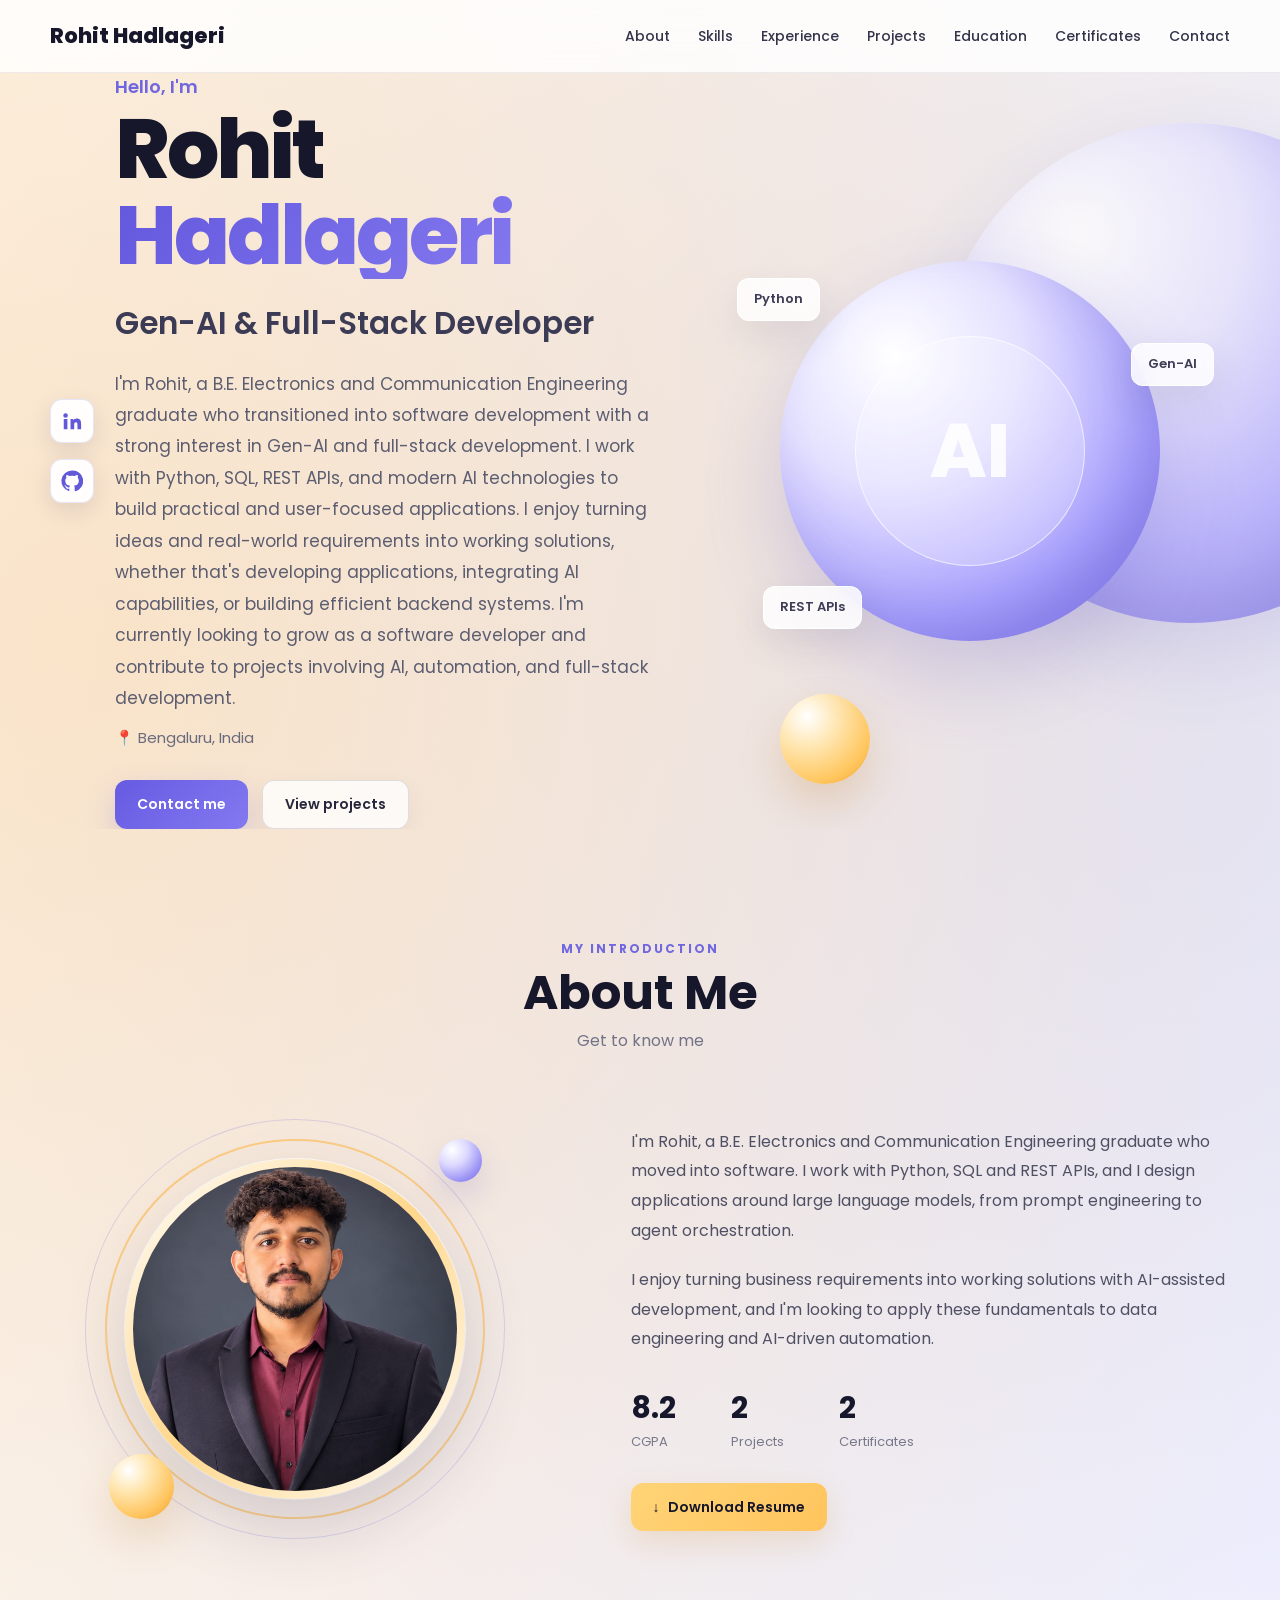
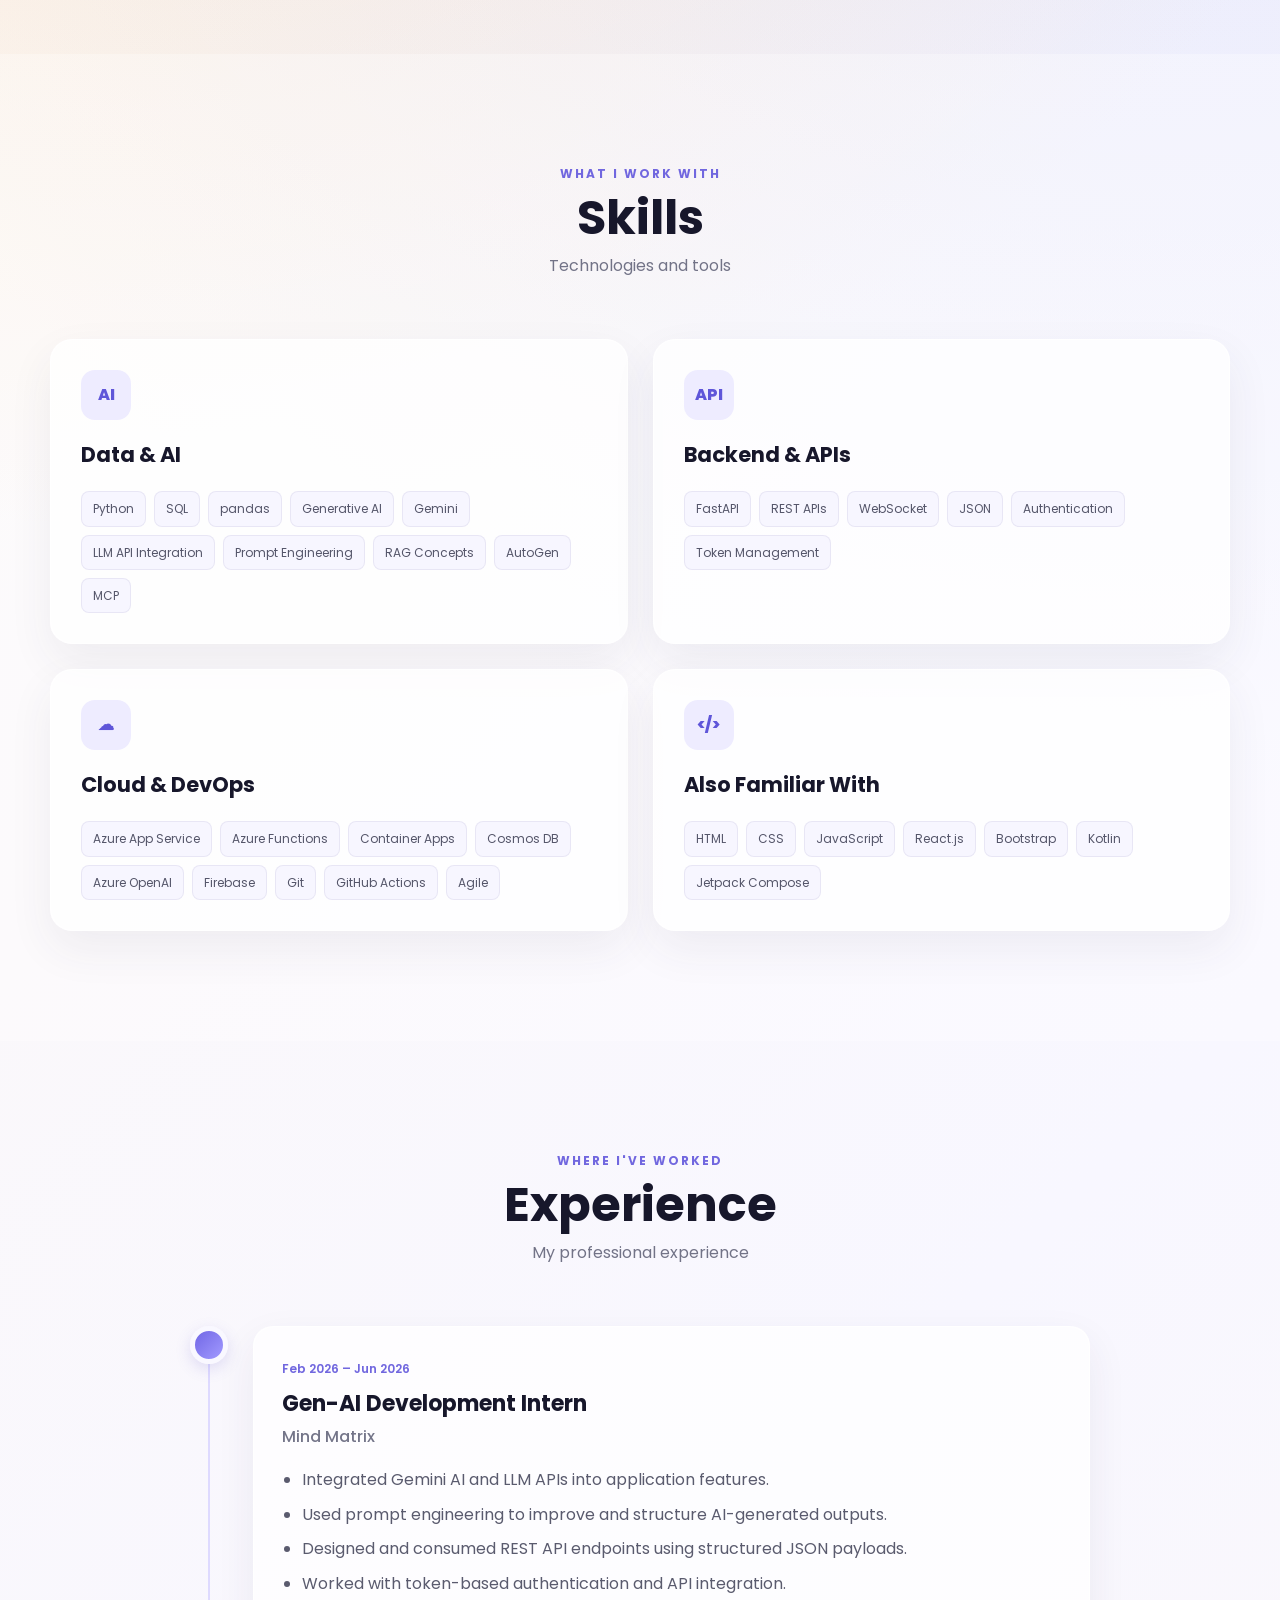
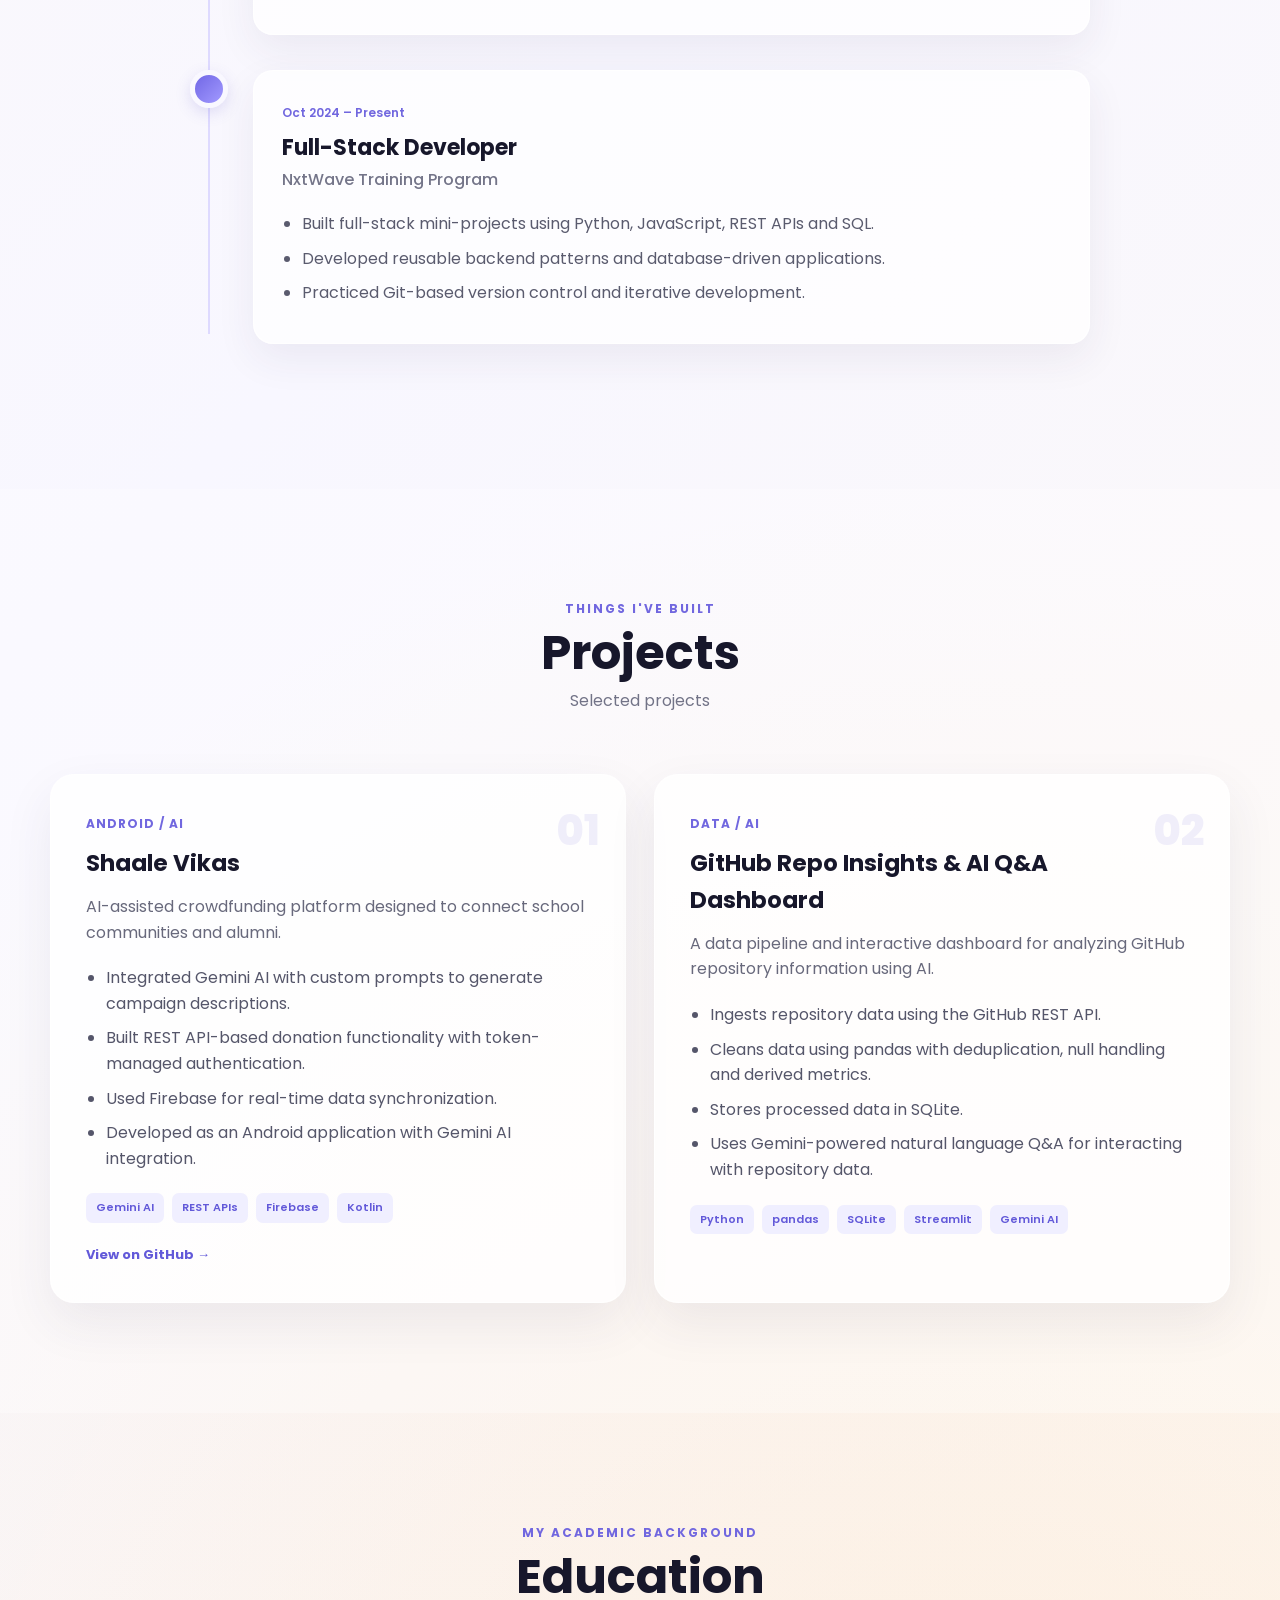
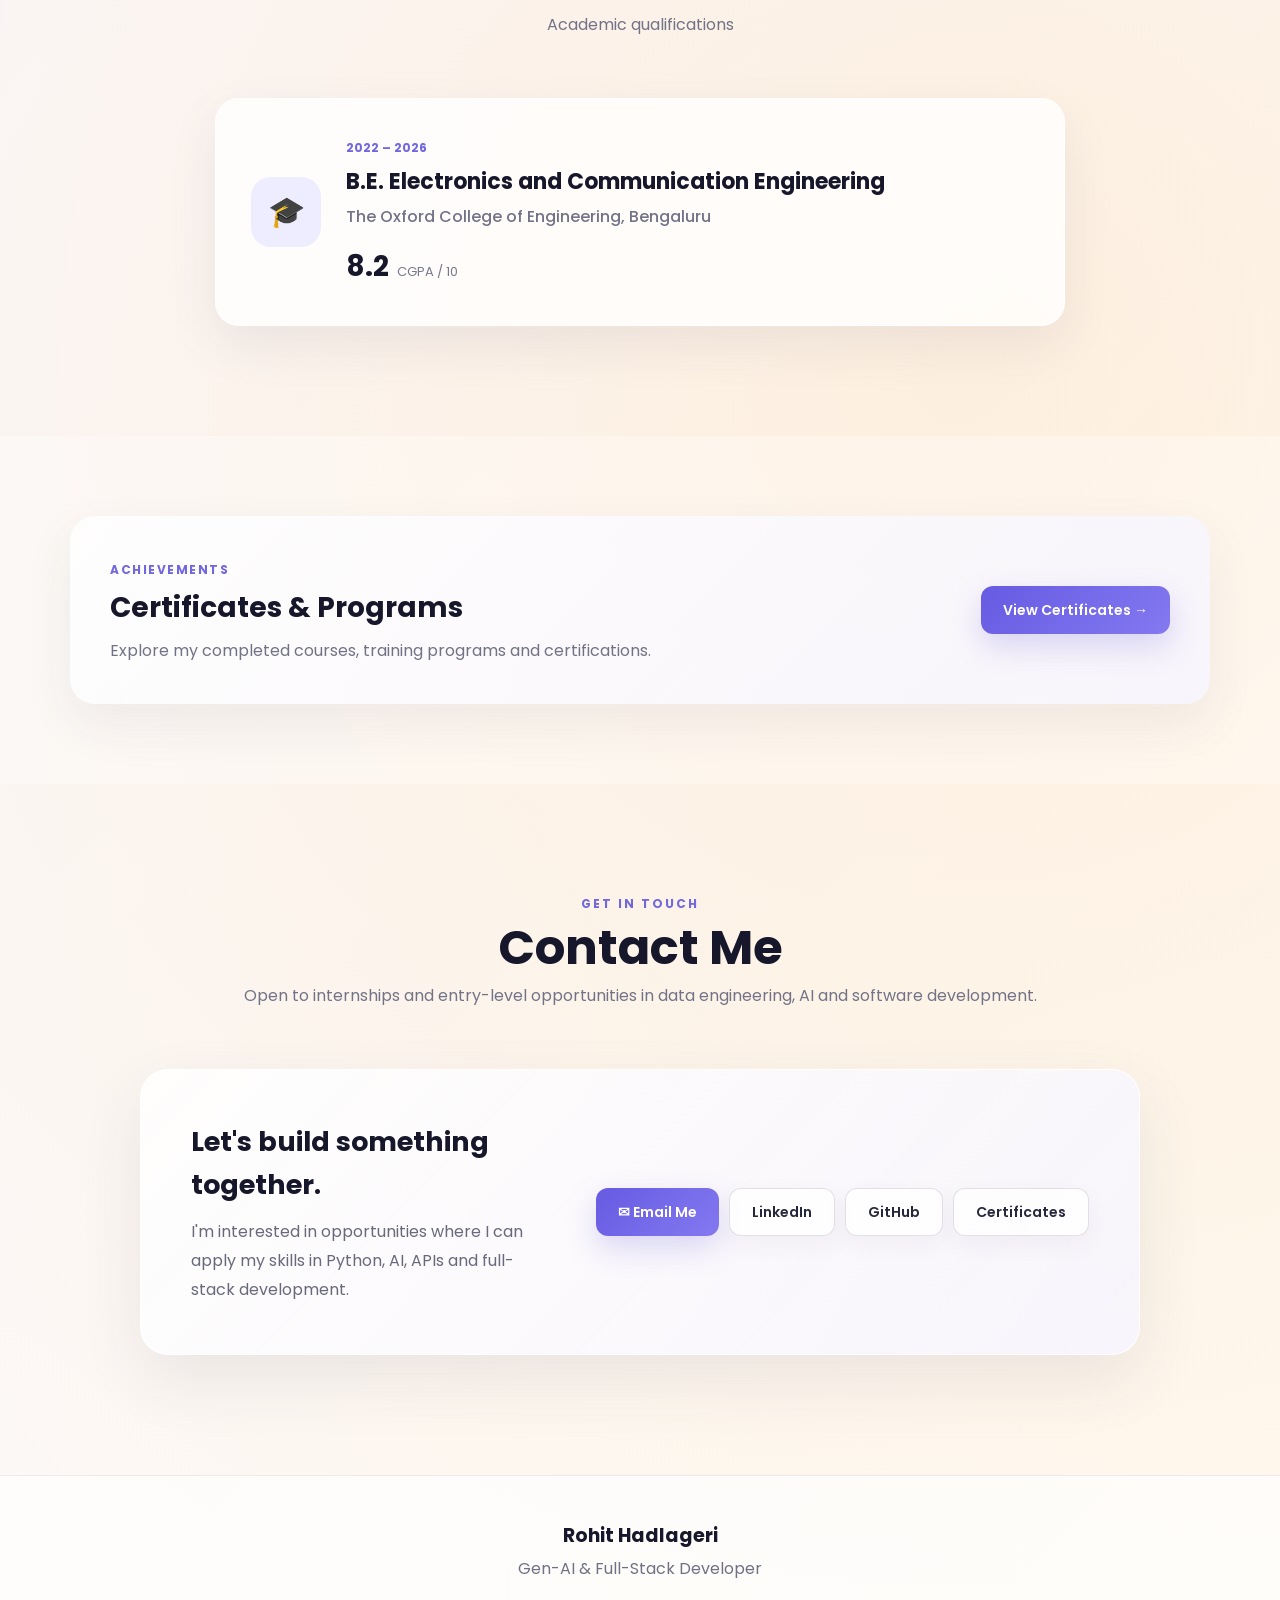
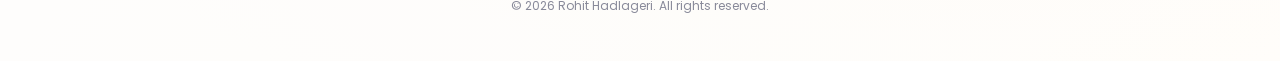
<file: index.html>
<!DOCTYPE html>
<html lang="en">

<head>

    <meta charset="UTF-8">

    <meta
        name="viewport"
        content="width=device-width, initial-scale=1.0"
    >

    <meta
        name="description"
        content="Portfolio of Rohit Hadlageri - Gen-AI and Full-Stack Developer"
    >

    <meta
        name="author"
        content="Rohit Hadlageri"
    >

    <title>
        Rohit Hadlageri | Gen-AI & Full-Stack Developer
    </title>


    <!-- Google Font -->

    <link
        href="https://fonts.googleapis.com/css2?family=Poppins:wght@400;500;600;700;800&display=swap"
        rel="stylesheet"
    >


    <!-- CSS -->

    <link
        rel="stylesheet"
        href="style.css"
    >

</head>


<body>


<!-- =====================================================
     NAVIGATION
     ===================================================== -->

<header class="top">

    <div class="nav-container">

        <a
            href="#home"
            class="logo"
        >
            Rohit Hadlageri
        </a>


        <nav aria-label="Main navigation">

            <a href="#about">About</a>

            <a href="#skills">Skills</a>

            <a href="#experience">Experience</a>

            <a href="#projects">Projects</a>

            <a href="#education">Education</a>

            <a href="certificates.html">
                Certificates
            </a>

            <a href="#contact">Contact</a>

        </nav>

    </div>

</header>



<!-- =====================================================
     MAIN
     ===================================================== -->

<main>


<!-- =====================================================
     HERO SECTION
     ===================================================== -->

<section
    id="home"
    class="hero"
>

    <div class="hero-container">


        <!-- Social links -->

        <div class="social-links">

            <!-- LinkedIn -->

            <a
                data-link="linkedin"
                href="#"
                target="_blank"
                rel="noopener noreferrer"
                aria-label="LinkedIn"
                title="LinkedIn"
            >

                <svg
                    viewBox="0 0 24 24"
                    aria-hidden="true"
                >

                    <path
                        d="M4.98 3.5a2.5 2.5 0 11-.01 5 2.5 2.5 0 01.01-5zM3 9.75h4V21H3V9.75zm6.5 0h3.83v1.54h.05c.53-1 1.84-2.05 3.78-2.05 4.04 0 4.79 2.66 4.79 6.12V21h-4v-4.95c0-1.18-.02-2.7-1.65-2.7-1.65 0-1.9 1.29-1.9 2.62V21h-4V9.75z"
                    />

                </svg>

            </a>


            <!-- GitHub -->

            <a
                data-link="github"
                href="#"
                target="_blank"
                rel="noopener noreferrer"
                aria-label="GitHub"
                title="GitHub"
            >

                <svg
                    viewBox="0 0 24 24"
                    aria-hidden="true"
                >

                    <path
                        d="M12 .5a11.5 11.5 0 00-3.64 22.41c.58.1.79-.25.79-.56v-2c-3.2.7-3.87-1.36-3.87-1.36-.52-1.33-1.28-1.68-1.28-1.68-1.04-.71.08-.7.08-.7 1.15.08 1.76 1.19 1.76 1.19 1.03 1.76 2.7 1.25 3.36.96.1-.75.4-1.25.73-1.54-2.55-.29-5.24-1.28-5.24-5.69 0-1.26.45-2.29 1.19-3.1-.12-.29-.52-1.47.11-3.06 0 0 .97-.31 3.18 1.18a11 11 0 015.78 0c2.2-1.49 3.17-1.18 3.17-1.18.63 1.59.23 2.77.11 3.06.74.81 1.19 1.84 1.19 3.1 0 4.42-2.69 5.39-5.25 5.68.41.36.78 1.06.78 2.14v3.17c0 .31.21.67.8.56A11.5 11.5 0 0012 .5z"
                    />

                </svg>

            </a>

        </div>



        <!-- Hero content -->

        <div class="hero-content">

            <p class="hero-small">
                Hello, I'm
            </p>


            <h1>
                Rohit
                <span>Hadlageri</span>
            </h1>


            <h2>
                Gen-AI & Full-Stack Developer
            </h2>


            <p class="hero-description">

                I'm Rohit, a B.E. Electronics and Communication Engineering graduate who transitioned into software development with a strong interest in Gen-AI and full-stack development. I work with Python, SQL, REST APIs, and modern AI technologies to build practical and user-focused applications.

I enjoy turning ideas and real-world requirements into working solutions, whether that's developing applications, integrating AI capabilities, or building efficient backend systems. I'm currently looking to grow as a software developer and contribute to projects involving AI, automation, and full-stack development.
            </p>


            <p class="hero-location">

                📍 Bengaluru, India

            </p>


            <div class="hero-buttons">

                <a
                    href="#contact"
                    class="btn primary-btn"
                >
                    Contact me
                </a>


                <a
                    href="#projects"
                    class="btn secondary-btn"
                >
                    View projects
                </a>

            </div>

        </div>



        <!-- Hero visual -->

        <div class="hero-visual">

            <div class="hero-circle">

                <div class="hero-circle-inner">

                    <span>
                        AI
                    </span>

                </div>

            </div>


            <div class="floating-card card-python">
                Python
            </div>

            <div class="floating-card card-ai">
                Gen-AI
            </div>

            <div class="floating-card card-api">
                REST APIs
            </div>

        </div>

    </div>

</section>



<!-- =====================================================
     ABOUT SECTION
     ===================================================== -->

<section
    id="about"
    class="section"
>

    <div class="section-title">

        <span>
            MY INTRODUCTION
        </span>

        <h2>
            About Me
        </h2>

        <p>
            Get to know me
        </p>

    </div>


    <div class="about-container">


        <!-- Profile photo -->

        <div class="about-photo-area">

            <div class="photo-orb orange-orb"></div>

            <div class="photo-orb purple-orb"></div>


            <div class="photo-ring ring-one"></div>

            <div class="photo-ring ring-two"></div>


            <div class="profile-photo">

                <img
                    src="assets/linkedin pf.jpeg"
                    alt="Rohit Hadlageri"
                >

            </div>

        </div>



        <!-- About content -->

        <div class="about-content">

            <p>

                I'm Rohit, a B.E. Electronics and Communication
                Engineering graduate who moved into software.
                I work with Python, SQL and REST APIs, and I design
                applications around large language models, from
                prompt engineering to agent orchestration.

            </p>


            <p>

                I enjoy turning business requirements into working
                solutions with AI-assisted development, and I'm
                looking to apply these fundamentals to data
                engineering and AI-driven automation.

            </p>


            <!-- Statistics -->

            <div class="stats">

                <div class="stat">

                    <strong>
                        8.2
                    </strong>

                    <span>
                        CGPA
                    </span>

                </div>


                <div class="stat">

                    <strong>
                        2
                    </strong>

                    <span>
                        Projects
                    </span>

                </div>


                <div class="stat">

                    <strong>
                        2
                    </strong>

                    <span>
                        Certificates
                    </span>

                </div>

            </div>


            <!-- Resume -->

            <a
                class="btn resume-btn"
                data-link="resume"
                download
            >

                <span>
                    ↓
                </span>

                Download Resume

            </a>

        </div>

    </div>

</section>



<!-- =====================================================
     SKILLS SECTION
     ===================================================== -->

<section
    id="skills"
    class="section section-soft"
>

    <div class="section-title">

        <span>
            WHAT I WORK WITH
        </span>

        <h2>
            Skills
        </h2>

        <p>
            Technologies and tools
        </p>

    </div>


    <div class="cards-grid">


        <!-- Data & AI -->

        <article class="skill-card">

            <div class="card-icon">
                AI
            </div>

            <h3>
                Data & AI
            </h3>

            <div class="chips">

                <span>Python</span>

                <span>SQL</span>

                <span>pandas</span>

                <span>Generative AI</span>

                <span>Gemini</span>

                <span>LLM API Integration</span>

                <span>Prompt Engineering</span>

                <span>RAG Concepts</span>

                <span>AutoGen</span>

                <span>MCP</span>

            </div>

        </article>



        <!-- Backend -->

        <article class="skill-card">

            <div class="card-icon">
                API
            </div>

            <h3>
                Backend & APIs
            </h3>

            <div class="chips">

                <span>FastAPI</span>

                <span>REST APIs</span>

                <span>WebSocket</span>

                <span>JSON</span>

                <span>Authentication</span>

                <span>Token Management</span>

            </div>

        </article>



        <!-- Cloud -->

        <article class="skill-card">

            <div class="card-icon">
                ☁
            </div>

            <h3>
                Cloud & DevOps
            </h3>

            <div class="chips">

                <span>Azure App Service</span>

                <span>Azure Functions</span>

                <span>Container Apps</span>

                <span>Cosmos DB</span>

                <span>Azure OpenAI</span>

                <span>Firebase</span>

                <span>Git</span>

                <span>GitHub Actions</span>

                <span>Agile</span>

            </div>

        </article>



        <!-- Other -->

        <article class="skill-card">

            <div class="card-icon">
                &lt;/&gt;
            </div>

            <h3>
                Also Familiar With
            </h3>

            <div class="chips">

                <span>HTML</span>

                <span>CSS</span>

                <span>JavaScript</span>

                <span>React.js</span>

                <span>Bootstrap</span>

                <span>Kotlin</span>

                <span>Jetpack Compose</span>

            </div>

        </article>

    </div>

</section>



<!-- =====================================================
     EXPERIENCE SECTION
     ===================================================== -->

<section
    id="experience"
    class="section"
>

    <div class="section-title">

        <span>
            WHERE I'VE WORKED
        </span>

        <h2>
            Experience
        </h2>

        <p>
            My professional experience
        </p>

    </div>


    <div class="timeline">


        <!-- Mind Matrix -->

        <article class="experience-card">

            <div class="experience-dot"></div>

            <div class="experience-content">

                <span class="experience-date">
                    Feb 2026 – Jun 2026
                </span>

                <h3>
                    Gen-AI Development Intern
                </h3>

                <h4>
                    Mind Matrix
                </h4>


                <ul>

                    <li>
                        Integrated Gemini AI and LLM APIs into
                        application features.
                    </li>

                    <li>
                        Used prompt engineering to improve and
                        structure AI-generated outputs.
                    </li>

                    <li>
                        Designed and consumed REST API endpoints
                        using structured JSON payloads.
                    </li>

                    <li>
                        Worked with token-based authentication
                        and API integration.
                    </li>

                </ul>

            </div>

        </article>



        <!-- NxtWave -->

        <article class="experience-card">

            <div class="experience-dot"></div>

            <div class="experience-content">

                <span class="experience-date">
                    Oct 2024 – Present
                </span>

                <h3>
                    Full-Stack Developer
                </h3>

                <h4>
                    NxtWave Training Program
                </h4>


                <ul>

                    <li>
                        Built full-stack mini-projects using
                        Python, JavaScript, REST APIs and SQL.
                    </li>

                    <li>
                        Developed reusable backend patterns and
                        database-driven applications.
                    </li>

                    <li>
                        Practiced Git-based version control and
                        iterative development.
                    </li>

                </ul>

            </div>

        </article>

    </div>

</section>



<!-- =====================================================
     PROJECTS SECTION
     ===================================================== -->

<section
    id="projects"
    class="section section-soft"
>

    <div class="section-title">

        <span>
            THINGS I'VE BUILT
        </span>

        <h2>
            Projects
        </h2>

        <p>
            Selected projects
        </p>

    </div>


    <div class="projects-grid">


        <!-- Shaale Vikas -->

        <article class="project-card">

            <div class="project-number">
                01
            </div>

            <span class="project-type">
                Android / AI
            </span>

            <h3>
                Shaale Vikas
            </h3>

            <p>

                AI-assisted crowdfunding platform designed to
                connect school communities and alumni.

            </p>


            <ul>

                <li>
                    Integrated Gemini AI with custom prompts to
                    generate campaign descriptions.
                </li>

                <li>
                    Built REST API-based donation functionality
                    with token-managed authentication.
                </li>

                <li>
                    Used Firebase for real-time data synchronization.
                </li>

                <li>
                    Developed as an Android application with
                    Gemini AI integration.
                </li>

            </ul>


            <div class="project-tags">

                <span>Gemini AI</span>

                <span>REST APIs</span>

                <span>Firebase</span>

                <span>Kotlin</span>

            </div>


            <a
                data-link="shaale"
                href="#"
                class="project-link"
            >
                View on GitHub →
            </a>

        </article>



        <!-- GitHub Insights -->

        <article class="project-card">

            <div class="project-number">
                02
            </div>

            <span class="project-type">
                Data / AI
            </span>

            <h3>
                GitHub Repo Insights & AI Q&A Dashboard
            </h3>

            <p>

                A data pipeline and interactive dashboard for
                analyzing GitHub repository information using AI.

            </p>


            <ul>

                <li>
                    Ingests repository data using the GitHub REST API.
                </li>

                <li>
                    Cleans data using pandas with deduplication,
                    null handling and derived metrics.
                </li>

                <li>
                    Stores processed data in SQLite.
                </li>

                <li>
                    Uses Gemini-powered natural language Q&A
                    for interacting with repository data.
                </li>

            </ul>


            <div class="project-tags">

                <span>Python</span>

                <span>pandas</span>

                <span>SQLite</span>

                <span>Streamlit</span>

                <span>Gemini AI</span>

            </div>


            <a
                data-link="insights"
                href="#"
                class="project-link"
            >
                View on GitHub →
            </a>

        </article>

    </div>

</section>



<!-- =====================================================
     EDUCATION SECTION
     ===================================================== -->

<section
    id="education"
    class="section"
>

    <div class="section-title">

        <span>
            MY ACADEMIC BACKGROUND
        </span>

        <h2>
            Education
        </h2>

        <p>
            Academic qualifications
        </p>

    </div>


    <div class="education-card">

        <div class="education-icon">
            🎓
        </div>


        <div>

            <span class="education-year">
                2022 – 2026
            </span>

            <h3>
                B.E. Electronics and Communication Engineering
            </h3>

            <h4>
                The Oxford College of Engineering, Bengaluru
            </h4>

            <div class="education-cgpa">

                <strong>
                    8.2
                </strong>

                <span>
                    CGPA / 10
                </span>

            </div>

        </div>

    </div>

</section>



<!-- =====================================================
     CERTIFICATES PREVIEW
     ===================================================== -->

<section
    class="certificate-preview section-soft"
>

    <div class="certificate-preview-inner">

        <div>

            <span>
                ACHIEVEMENTS
            </span>

            <h2>
                Certificates & Programs
            </h2>

            <p>
                Explore my completed courses, training programs
                and certifications.
            </p>

        </div>


        <a
            href="certificates.html"
            class="btn primary-btn"
        >
            View Certificates →
        </a>

    </div>

</section>



<!-- =====================================================
     CONTACT SECTION
     ===================================================== -->

<section
    id="contact"
    class="section contact-section"
>

    <div class="section-title">

        <span>
            GET IN TOUCH
        </span>

        <h2>
            Contact Me
        </h2>

        <p>
            Open to internships and entry-level opportunities
            in data engineering, AI and software development.
        </p>

    </div>


    <div class="contact-card">


        <div class="contact-info">

            <h3>
                Let's build something together.
            </h3>

            <p>
                I'm interested in opportunities where I can apply
                my skills in Python, AI, APIs and full-stack
                development.
            </p>

        </div>


        <div class="contact-buttons">


            <a
                class="btn primary-btn"
                data-link="email"
            >
                ✉ Email Me
            </a>


            <a
                class="btn secondary-btn"
                data-link="linkedin"
            >
                LinkedIn
            </a>


            <a
                class="btn secondary-btn"
                data-link="github"
            >
                GitHub
            </a>


            <a
                href="certificates.html"
                class="btn secondary-btn"
            >
                Certificates
            </a>

        </div>

    </div>

</section>


</main>



<!-- =====================================================
     FOOTER
     ===================================================== -->

<footer>

    <div class="footer-content">

        <strong>
            Rohit Hadlageri
        </strong>

        <p>
            Gen-AI & Full-Stack Developer
        </p>

        <span>
            © <span class="yr"></span>
            Rohit Hadlageri. All rights reserved.
        </span>

    </div>

</footer>



<!-- =====================================================
     JAVASCRIPT
     ===================================================== -->

<script src="site.js"></script>


</body>

</html>
</file>
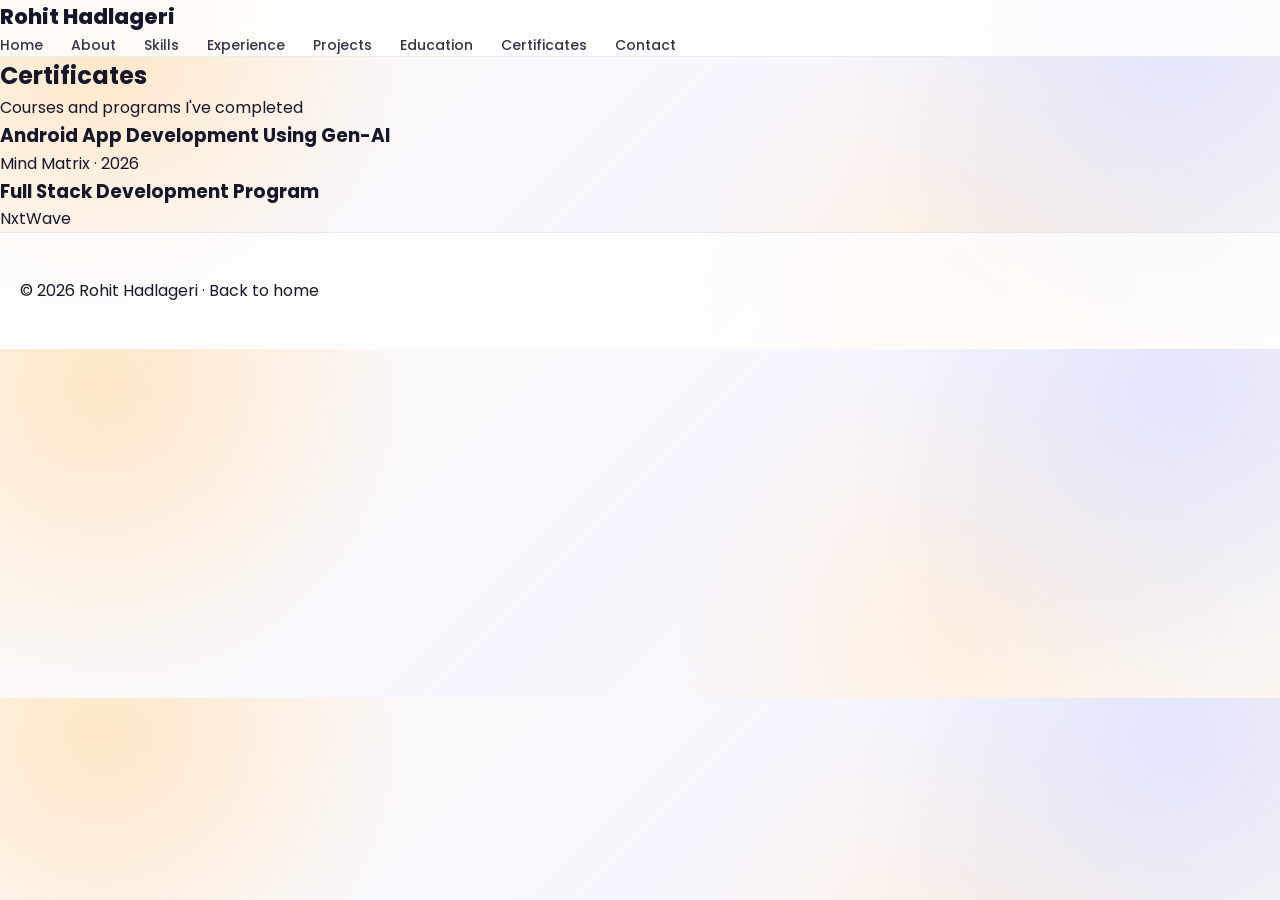
<file: certificates.html>
<!DOCTYPE html>
<html lang="en">

<head>
    <meta charset="UTF-8">
    <meta name="viewport" content="width=device-width, initial-scale=1.0">

    <title>Certificates | Rohit Hadlageri</title>

    <meta name="description"
        content="Certificates and professional training completed by Rohit Hadlageri.">

    <!-- Google Font -->
    <link
        href="https://fonts.googleapis.com/css2?family=Poppins:wght@400;500;600;700&display=swap"
        rel="stylesheet">

    <!-- Main CSS -->
    <link rel="stylesheet" href="style.css">
</head>

<body>

    <!-- ================= HEADER ================= -->

    <header class="top">
        <div class="wrap">

            <a class="logo" href="index.html">
                Rohit Hadlageri
            </a>

            <nav aria-label="Main Navigation">

                <a href="index.html">
                    Home
                </a>

                <a href="index.html#about">
                    About
                </a>

                <a href="index.html#skills">
                    Skills
                </a>

                <a href="index.html#experience">
                    Experience
                </a>

                <a href="index.html#projects">
                    Projects
                </a>

                <a href="index.html#education">
                    Education
                </a>

                <a href="certificates.html" aria-current="page">
                    Certificates
                </a>

                <a href="index.html#contact">
                    Contact
                </a>

            </nav>

        </div>
    </header>


    <!-- ================= MAIN ================= -->

    <main class="wrap">

        <!-- Page Title -->

        <div class="title">

            <h2>
                Certificates
            </h2>

            <p>
                Courses and programs I've completed
            </p>

        </div>


        <!-- Certificate Cards -->

        <section class="grid" id="certs">

            <!-- Certificates will be added here using JavaScript -->

        </section>


        <!-- Message if there are no certificates -->

        <p class="empty" id="none" hidden>
            No certificates available yet.
        </p>

    </main>


    <!-- ================= FOOTER ================= -->

    <footer>

        © <span class="yr"></span> Rohit Hadlageri
        ·
        <a href="index.html">
            Back to home
        </a>

    </footer>


    <!-- ================= CERTIFICATE DATA ================= -->

    <script>

        /*
        ==========================================================
        ADD YOUR CERTIFICATES HERE
        ==========================================================

        image:
        Put your certificate image inside an "assets" folder.

        Example:
        assets/mindmatrix-certificate.png

        link:
        Add the certificate verification URL if you have one.

        If you don't have an image or verification link yet,
        leave it as "".
        ==========================================================
        */

        const CERTS = [

            {
                title: "Android App Development Using Gen-AI",
                issuer: "Mind Matrix",
                date: "2026",
                image: "",
                link: ""
            },

            {
                title: "Full Stack Development Program",
                issuer: "NxtWave",
                date: "",
                image: "",
                link: ""
            }

        ];


        /* ================= CREATE CERTIFICATE CARDS ================= */

        const box = document.getElementById("certs");

        CERTS.forEach(certificate => {

            const card = document.createElement("article");

            card.className = "card";


            /* Certificate Title */

            const title = document.createElement("h3");

            title.textContent = certificate.title;

            card.appendChild(title);


            /* Issuer and Date */

            const meta = document.createElement("p");

            meta.className = "meta";

            meta.textContent =
                certificate.issuer +
                (certificate.date
                    ? " · " + certificate.date
                    : "");

            card.appendChild(meta);


            /* Certificate Image */

            if (certificate.image) {

                const image = document.createElement("img");

                image.src = certificate.image;

                image.alt =
                    "Certificate: " +
                    certificate.title;

                image.loading = "lazy";

                image.style.width = "100%";
                image.style.borderRadius = "10px";
                image.style.marginTop = "15px";
                image.style.border = "1px solid var(--line)";

                card.appendChild(image);
            }


            /* Verification Link */

            if (certificate.link) {

                const link = document.createElement("a");

                link.href = certificate.link;

                link.target = "_blank";

                link.rel = "noopener noreferrer";

                link.textContent =
                    "View / Verify Certificate";

                link.style.display = "inline-block";

                link.style.marginTop = "15px";

                card.appendChild(link);
            }


            /* Add card to page */

            box.appendChild(card);

        });


        /* ================= EMPTY STATE ================= */

        if (CERTS.length === 0) {

            document.getElementById("none").hidden = false;

        }


        /* ================= CURRENT YEAR ================= */

        document
            .querySelectorAll(".yr")
            .forEach(element => {

                element.textContent =
                    new Date().getFullYear();

            });

    </script>

</body>

</html>
</file>
<file: style.css>
/* =====================================================
   ROHIT HADLAGERI PORTFOLIO
   MODERN LIGHT + 3D DESIGN
   ===================================================== */


/* =====================================================
   RESET
   ===================================================== */

* {
    margin: 0;
    padding: 0;
    box-sizing: border-box;
}

html {
    scroll-behavior: smooth;
}

body {
    font-family: "Poppins", sans-serif;
    color: #17172b;
    line-height: 1.6;
    overflow-x: hidden;

    background:
        radial-gradient(
            circle at 8% 10%,
            rgba(255, 209, 145, 0.45),
            transparent 25%
        ),

        radial-gradient(
            circle at 92% 12%,
            rgba(190, 201, 255, 0.42),
            transparent 28%
        ),

        radial-gradient(
            circle at 75% 80%,
            rgba(255, 220, 174, 0.32),
            transparent 28%
        ),

        linear-gradient(
            135deg,
            #fffaf3 0%,
            #f8f7ff 50%,
            #fff9f0 100%
        );
}

a {
    color: inherit;
    text-decoration: none;
}

img {
    max-width: 100%;
}

ul {
    padding-left: 20px;
}


/* =====================================================
   NAVIGATION
   ===================================================== */

.top {
    position: sticky;
    top: 0;
    z-index: 1000;

    background:
        rgba(255, 255, 255, 0.82);

    backdrop-filter: blur(18px);
    -webkit-backdrop-filter: blur(18px);

    border-bottom:
        1px solid
        rgba(30, 30, 60, 0.08);
}

.nav-container {
    width: min(1180px, calc(100% - 40px));
    min-height: 72px;
    margin: auto;

    display: flex;
    align-items: center;
    justify-content: space-between;

    gap: 30px;
}

.logo {
    font-size: 21px;
    font-weight: 800;
    color: #17172b;
    white-space: nowrap;
}

nav {
    display: flex;
    align-items: center;
    gap: 28px;
}

nav a {
    font-size: 14px;
    font-weight: 500;
    color: #34344a;

    transition:
        color 0.25s ease,
        transform 0.25s ease;
}

nav a:hover {
    color: #6c61e8;
    transform: translateY(-2px);
}


/* =====================================================
   HERO SECTION
   ===================================================== */

.hero {
    min-height: 720px;
    position: relative;
    overflow: hidden;

    display: flex;
    align-items: center;
}

.hero-container {
    width: min(1180px, calc(100% - 40px));
    min-height: 650px;
    margin: auto;

    display: grid;

    grid-template-columns:
        minmax(0, 1fr)
        minmax(400px, 0.85fr);

    align-items: center;

    gap: 50px;

    position: relative;
}


/* =====================================================
   HERO BACKGROUND 3D SHAPES
   ===================================================== */

.hero::before {
    content: "";

    position: absolute;

    width: 500px;
    height: 500px;

    right: -160px;
    top: 50px;

    border-radius: 50%;

    background:
        radial-gradient(
            circle at 28% 22%,
            #ffffff 0%,
            #e5e2ff 30%,
            #aaa3ff 62%,
            #7569e8 100%
        );

    opacity: 0.72;

    box-shadow:
        0 35px 90px
        rgba(75, 65, 180, 0.20),

        inset -30px -30px 60px
        rgba(50, 40, 150, 0.18);
}

.hero::after {
    content: "";

    position: absolute;

    width: 90px;
    height: 90px;

    right: 32%;
    bottom: 45px;

    border-radius: 50%;

    background:
        radial-gradient(
            circle at 30% 25%,
            #ffffff,
            #ffe5ae 35%,
            #ffc65d 72%,
            #e99d30
        );

    box-shadow:
        0 20px 40px
        rgba(190, 125, 40, 0.22);
}


/* =====================================================
   HERO CONTENT
   ===================================================== */

.hero-content {
    position: relative;
    z-index: 5;

    /*
       Space reserved for LinkedIn and GitHub icons.
       This prevents the icons from overlapping the text.
    */
    padding-left: 65px;
}

.hero-small {
    font-size: 18px;
    font-weight: 600;

    color: #7067df;

    margin-bottom: 5px;
}

.hero h1 {
    font-size:
        clamp(48px, 7vw, 82px);

    line-height: 1.05;

    letter-spacing: -3px;

    font-weight: 800;

    color: #17172b;
}

.hero h1 span {
    display: block;

    background:
        linear-gradient(
            135deg,
            #6358dd,
            #8d82f4
        );

    -webkit-background-clip: text;
    background-clip: text;

    color: transparent;
}

.hero h2 {
    margin-top: 20px;

    font-size:
        clamp(22px, 3vw, 31px);

    font-weight: 600;

    color: #3b3b55;
}

.hero-description {
    max-width: 610px;

    margin-top: 20px;

    font-size: 17px;

    line-height: 1.85;

    color: #5c5d70;
}

.hero-location {
    margin-top: 12px;

    color: #696a7c;

    font-size: 15px;
}

.hero-buttons {
    display: flex;
    flex-wrap: wrap;

    gap: 14px;

    margin-top: 30px;
}


/* =====================================================
   BUTTONS
   ===================================================== */

.btn {
    display: inline-flex;

    align-items: center;
    justify-content: center;

    gap: 8px;

    min-height: 48px;

    padding:
        12px 22px;

    border-radius: 12px;

    font-family: inherit;

    font-size: 14px;

    font-weight: 600;

    cursor: pointer;

    transition:
        transform 0.25s ease,
        box-shadow 0.25s ease,
        background 0.25s ease;
}

.btn:hover {
    transform: translateY(-3px);
}

.primary-btn {
    color: white;

    background:
        linear-gradient(
            135deg,
            #665be2,
            #8479f0
        );

    box-shadow:
        0 12px 30px
        rgba(100, 90, 220, 0.22);
}

.primary-btn:hover {
    box-shadow:
        0 18px 38px
        rgba(100, 90, 220, 0.30);
}

.secondary-btn {
    color: #27273b;

    background:
        rgba(255, 255, 255, 0.78);

    border:
        1px solid
        rgba(60, 55, 90, 0.15);

    box-shadow:
        0 8px 25px
        rgba(50, 45, 80, 0.05);
}

.secondary-btn:hover {
    background: white;
}


/* =====================================================
   LINKEDIN + GITHUB SOCIAL ICONS
   ===================================================== */

/*
   IMPORTANT:
   The social icons are positioned INSIDE the hero
   container instead of using a negative left value.

   This prevents them from being clipped or overlapping
   the heading.
*/

.social-links {
    position: absolute;

    left: 0;

    top: 50%;

    transform: translateY(-50%);

    display: flex;

    flex-direction: column;

    align-items: center;

    justify-content: center;

    gap: 16px;

    z-index: 50;
}


/* Individual icon */

.social-links a {
    width: 44px;
    height: 44px;

    display: flex;

    align-items: center;
    justify-content: center;

    border-radius: 12px;

    color: #6259d9;

    background:
        rgba(255, 255, 255, 0.94);

    border:
        1px solid
        rgba(98, 89, 217, 0.15);

    box-shadow:
        0 8px 22px
        rgba(50, 45, 90, 0.12);

    transition:
        transform 0.25s ease,
        color 0.25s ease,
        background 0.25s ease,
        box-shadow 0.25s ease;
}


/* Hover */

.social-links a:hover {
    transform: translateY(-4px);

    color: #ffffff;

    background:
        #6259d9;

    box-shadow:
        0 12px 28px
        rgba(98, 89, 217, 0.28);
}


/* SVG */

.social-links svg {
    width: 22px;
    height: 22px;

    display: block;

    fill: currentColor;
}


/* =====================================================
   HERO VISUAL
   ===================================================== */

.hero-visual {
    position: relative;

    min-height: 540px;

    display: flex;

    align-items: center;
    justify-content: center;

    z-index: 2;
}

.hero-circle {
    width: 380px;
    height: 380px;

    border-radius: 50%;

    display: flex;

    align-items: center;
    justify-content: center;

    background:
        radial-gradient(
            circle at 30% 25%,
            #ffffff,
            #e4e1ff 32%,
            #aaa2ff 68%,
            #7569e8
        );

    box-shadow:
        0 35px 80px
        rgba(80, 70, 180, 0.20),

        inset -25px -30px 55px
        rgba(65, 55, 160, 0.16);

    animation:
        floating 6s ease-in-out infinite;
}

.hero-circle-inner {
    width: 230px;
    height: 230px;

    border-radius: 50%;

    display: flex;

    align-items: center;
    justify-content: center;

    background:
        rgba(255, 255, 255, 0.22);

    border:
        1px solid
        rgba(255, 255, 255, 0.65);

    backdrop-filter: blur(5px);
}

.hero-circle-inner span {
    font-size: 75px;

    font-weight: 800;

    color:
        rgba(255, 255, 255, 0.85);
}


/* =====================================================
   FLOATING TECHNOLOGY CARDS
   ===================================================== */

.floating-card {
    position: absolute;

    padding:
        10px 16px;

    border-radius: 12px;

    background:
        rgba(255, 255, 255, 0.84);

    backdrop-filter:
        blur(10px);

    border:
        1px solid
        rgba(255, 255, 255, 0.9);

    box-shadow:
        0 15px 35px
        rgba(60, 55, 100, 0.10);

    font-size: 13px;

    font-weight: 600;

    color: #3e3d55;
}

.card-python {
    left: 5%;
    top: 18%;
}

.card-ai {
    right: 3%;
    top: 30%;
}

.card-api {
    left: 10%;
    bottom: 17%;
}


/* =====================================================
   FLOATING ANIMATION
   ===================================================== */

@keyframes floating {

    0%,
    100% {
        transform: translateY(0);
    }

    50% {
        transform: translateY(-12px);
    }
}


/* =====================================================
   COMMON SECTIONS
   ===================================================== */

.section {
    width: min(
        1180px,
        calc(100% - 40px)
    );

    margin: auto;

    padding:
        110px 0;
}

.section-soft {
    width: 100%;

    max-width: none;

    padding-left:
        max(
            20px,
            calc((100% - 1180px) / 2)
        );

    padding-right:
        max(
            20px,
            calc((100% - 1180px) / 2)
        );

    background:
        rgba(255, 255, 255, 0.28);
}

.section-title {
    text-align: center;

    margin-bottom: 60px;
}

.section-title span {
    display: block;

    font-size: 12px;

    font-weight: 700;

    letter-spacing: 2px;

    color: #7167df;

    margin-bottom: 7px;
}

.section-title h2 {
    font-size:
        clamp(32px, 5vw, 48px);

    line-height: 1.15;

    color: #17172b;
}

.section-title p {
    margin-top: 8px;

    color: #727387;
}


/* =====================================================
   ABOUT SECTION
   ===================================================== */

.about-container {
    display: grid;

    grid-template-columns:
        minmax(350px, 0.9fr)
        minmax(400px, 1.1fr);

    align-items: center;

    gap: 90px;
}

.about-photo-area {
    min-height: 430px;

    position: relative;

    display: flex;

    align-items: center;

    justify-content: center;
}


/* =====================================================
   PROFILE PHOTO
   ===================================================== */

.profile-photo {
    position: relative;

    width: 340px;
    height: 340px;

    padding: 8px;

    border-radius: 50%;

    background:
        linear-gradient(
            135deg,
            #ffffff,
            #ffd78b,
            #ffffff
        );

    box-shadow:
        0 30px 65px
        rgba(60, 55, 95, 0.18),

        0 0 0 1px
        rgba(255, 255, 255, 0.9);

    overflow: hidden;

    z-index: 5;
}

.profile-photo img {
    width: 100%;
    height: 100%;

    display: block;

    object-fit: cover;

    object-position: center 35%;

    border-radius: 50%;
}


/* =====================================================
   PHOTO DECORATIVE RINGS
   ===================================================== */

.photo-ring {
    position: absolute;

    border-radius: 50%;
}

.ring-one {
    width: 380px;
    height: 380px;

    border:
        2px solid
        rgba(255, 184, 75, 0.58);

    transform:
        rotate(-18deg);
}

.ring-two {
    width: 420px;
    height: 420px;

    border:
        1px solid
        rgba(120, 110, 220, 0.22);

    transform:
        rotate(18deg);
}


/* =====================================================
   PHOTO 3D ORBS
   ===================================================== */

.photo-orb {
    position: absolute;

    border-radius: 50%;

    z-index: 6;
}

.orange-orb {
    width: 65px;
    height: 65px;

    bottom: 25px;
    left: 12%;

    background:
        radial-gradient(
            circle at 30% 25%,
            #ffffff,
            #ffe4aa 35%,
            #ffc45d 70%,
            #e69a2d
        );

    box-shadow:
        0 20px 40px
        rgba(190, 125, 40, 0.20);
}

.purple-orb {
    width: 43px;
    height: 43px;

    right: 12%;
    top: 25px;

    background:
        radial-gradient(
            circle at 30% 25%,
            #ffffff,
            #ddd9ff 35%,
            #9d95f5 70%,
            #7166dc
        );

    box-shadow:
        0 15px 30px
        rgba(90, 80, 180, 0.18);
}


/* =====================================================
   ABOUT CONTENT
   ===================================================== */

.about-content {
    max-width: 620px;
}

.about-content p {
    color: #4f5064;

    line-height: 1.85;

    margin-bottom: 20px;
}


/* =====================================================
   STATISTICS
   ===================================================== */

.stats {
    display: flex;

    gap: 55px;

    margin:
        30px 0;
}

.stat {
    display: flex;

    flex-direction: column;
}

.stat strong {
    font-size: 30px;

    color: #17172b;
}

.stat span {
    font-size: 13px;

    color: #77788a;
}


/* =====================================================
   RESUME BUTTON
   ===================================================== */

.resume-btn {
    background:
        linear-gradient(
            135deg,
            #ffd477,
            #ffc45d
        );

    color: #17172b;

    box-shadow:
        0 12px 30px
        rgba(200, 135, 45, 0.18);
}

.resume-btn:hover {
    box-shadow:
        0 18px 40px
        rgba(200, 135, 45, 0.25);
}


/* =====================================================
   SKILLS
   ===================================================== */

.cards-grid {
    display: grid;

    grid-template-columns:
        repeat(2, 1fr);

    gap: 25px;
}

.skill-card {
    padding: 30px;

    border-radius: 22px;

    background:
        rgba(255, 255, 255, 0.75);

    border:
        1px solid
        rgba(255, 255, 255, 0.9);

    box-shadow:
        0 18px 45px
        rgba(55, 50, 90, 0.07);

    transition:
        transform 0.25s ease,
        box-shadow 0.25s ease;
}

.skill-card:hover {
    transform:
        translateY(-6px);

    box-shadow:
        0 25px 55px
        rgba(55, 50, 90, 0.11);
}

.card-icon {
    width: 50px;
    height: 50px;

    display: flex;

    align-items: center;
    justify-content: center;

    border-radius: 14px;

    color: #5f56d9;

    background:
        #eeecff;

    font-weight: 800;

    margin-bottom: 18px;
}

.skill-card h3 {
    margin-bottom: 20px;

    font-size: 21px;
}

.chips {
    display: flex;

    flex-wrap: wrap;

    gap: 8px;

    list-style: none;

    padding: 0;
}

.chips span {
    padding:
        7px 11px;

    border-radius: 8px;

    background:
        rgba(247, 246, 255, 0.95);

    border:
        1px solid
        rgba(100, 90, 160, 0.10);

    color: #55566a;

    font-size: 12px;
}


/* =====================================================
   EXPERIENCE
   ===================================================== */

.timeline {
    max-width: 900px;

    margin: auto;

    position: relative;
}

.timeline::before {
    content: "";

    position: absolute;

    left: 18px;

    top: 10px;

    bottom: 10px;

    width: 2px;

    background:
        #dedaff;
}

.experience-card {
    position: relative;

    display: grid;

    grid-template-columns:
        38px 1fr;

    gap: 25px;

    margin-bottom: 35px;
}

.experience-dot {
    width: 38px;
    height: 38px;

    border-radius: 50%;

    background:
        linear-gradient(
            135deg,
            #7167e5,
            #a29aff
        );

    border:
        5px solid
        #f9f8ff;

    z-index: 2;

    box-shadow:
        0 5px 15px
        rgba(100, 90, 200, 0.18);
}

.experience-content {
    padding:
        28px;

    border-radius: 20px;

    background:
        rgba(255, 255, 255, 0.75);

    border:
        1px solid
        rgba(255, 255, 255, 0.9);

    box-shadow:
        0 15px 40px
        rgba(50, 45, 80, 0.07);
}

.experience-date {
    font-size: 12px;

    font-weight: 600;

    color: #7167df;
}

.experience-content h3 {
    margin-top: 6px;

    font-size: 22px;
}

.experience-content h4 {
    margin-top: 2px;

    color: #747589;

    font-weight: 500;
}

.experience-content ul {
    margin-top: 18px;

    color: #5a5b6e;
}

.experience-content li {
    margin-bottom: 9px;
}


/* =====================================================
   PROJECTS
   ===================================================== */

.projects-grid {
    display: grid;

    grid-template-columns:
        repeat(2, 1fr);

    gap: 28px;
}

.project-card {
    position: relative;

    padding: 35px;

    border-radius: 24px;

    background:
        rgba(255, 255, 255, 0.78);

    border:
        1px solid
        rgba(255, 255, 255, 0.9);

    box-shadow:
        0 20px 50px
        rgba(55, 50, 90, 0.08);

    transition:
        transform 0.25s ease,
        box-shadow 0.25s ease;
}

.project-card:hover {
    transform:
        translateY(-7px);

    box-shadow:
        0 28px 60px
        rgba(55, 50, 90, 0.12);
}

.project-number {
    position: absolute;

    top: 22px;
    right: 25px;

    font-size: 42px;

    font-weight: 800;

    color:
        rgba(105, 95, 220, 0.10);
}

.project-type {
    color: #7167df;

    font-size: 12px;

    font-weight: 700;

    letter-spacing: 1px;

    text-transform: uppercase;
}

.project-card h3 {
    margin-top: 10px;

    font-size: 23px;

    max-width: 80%;
}

.project-card > p {
    margin-top: 12px;

    color: #68697c;
}

.project-card ul {
    margin-top: 20px;

    color: #55566a;
}

.project-card li {
    margin-bottom: 9px;
}

.project-tags {
    display: flex;

    flex-wrap: wrap;

    gap: 8px;

    margin-top: 22px;
}

.project-tags span {
    padding:
        6px 10px;

    border-radius: 7px;

    background:
        #f0efff;

    color: #6259d9;

    font-size: 11px;

    font-weight: 600;
}

.project-link {
    display: inline-block;

    margin-top: 22px;

    color: #6259d9;

    font-size: 13px;

    font-weight: 700;
}


/* =====================================================
   EDUCATION
   ===================================================== */

.education-card {
    max-width: 850px;

    margin: auto;

    padding: 35px;

    display: flex;

    align-items: center;

    gap: 25px;

    border-radius: 24px;

    background:
        rgba(255, 255, 255, 0.78);

    border:
        1px solid
        rgba(255, 255, 255, 0.9);

    box-shadow:
        0 20px 50px
        rgba(55, 50, 90, 0.08);
}

.education-icon {
    width: 70px;
    height: 70px;

    flex-shrink: 0;

    display: flex;

    align-items: center;
    justify-content: center;

    border-radius: 20px;

    background:
        #eeecff;

    font-size: 30px;
}

.education-year {
    font-size: 12px;

    font-weight: 700;

    color: #7167df;
}

.education-card h3 {
    margin-top: 5px;

    font-size: 22px;
}

.education-card h4 {
    margin-top: 5px;

    color: #727387;

    font-weight: 500;
}

.education-cgpa {
    display: flex;

    align-items: baseline;

    gap: 8px;

    margin-top: 15px;
}

.education-cgpa strong {
    font-size: 28px;
}

.education-cgpa span {
    color: #77788a;

    font-size: 13px;
}


/* =====================================================
   CERTIFICATE PREVIEW
   ===================================================== */

.certificate-preview {
    padding-top: 80px;

    padding-bottom: 80px;
}

.certificate-preview-inner {
    width: min(
        1180px,
        calc(100% - 40px)
    );

    margin: auto;

    display: flex;

    align-items: center;

    justify-content: space-between;

    gap: 30px;

    padding: 40px;

    border-radius: 25px;

    background:
        linear-gradient(
            135deg,
            rgba(255, 255, 255, 0.82),
            rgba(246, 244, 255, 0.82)
        );

    box-shadow:
        0 20px 50px
        rgba(55, 50, 90, 0.07);
}

.certificate-preview-inner > div span {
    font-size: 12px;

    font-weight: 700;

    letter-spacing: 1.5px;

    color: #7167df;
}

.certificate-preview h2 {
    margin-top: 5px;

    font-size: 28px;
}

.certificate-preview p {
    margin-top: 7px;

    color: #717285;
}


/* =====================================================
   CONTACT
   ===================================================== */

.contact-section {
    padding-bottom: 120px;
}

.contact-card {
    max-width: 1000px;

    margin: auto;

    padding: 50px;

    display: grid;

    grid-template-columns:
        1fr auto;

    align-items: center;

    gap: 50px;

    border-radius: 28px;

    background:
        linear-gradient(
            135deg,
            rgba(255, 255, 255, 0.85),
            rgba(246, 244, 255, 0.82)
        );

    border:
        1px solid
        rgba(255, 255, 255, 0.9);

    box-shadow:
        0 25px 65px
        rgba(55, 50, 90, 0.09);
}

.contact-info h3 {
    font-size: 27px;
}

.contact-info p {
    margin-top: 12px;

    color: #68697c;

    line-height: 1.8;
}

.contact-buttons {
    display: flex;

    flex-wrap: wrap;

    justify-content: center;

    gap: 10px;
}


/* =====================================================
   FOOTER
   ===================================================== */

footer {
    padding:
        45px 20px;

    background:
        rgba(255, 255, 255, 0.7);

    border-top:
        1px solid
        rgba(40, 35, 70, 0.08);
}

.footer-content {
    width: min(
        1180px,
        100%
    );

    margin: auto;

    text-align: center;
}

.footer-content strong {
    font-size: 19px;
}

.footer-content p {
    margin-top: 4px;

    color: #707184;
}

.footer-content > span {
    display: block;

    margin-top: 15px;

    font-size: 12px;

    color: #898a9a;
}


/* =====================================================
   TABLET
   ===================================================== */

@media (max-width: 1100px) {

    .hero-container {
        grid-template-columns:
            minmax(0, 1fr)
            minmax(350px, 0.8fr);

        gap: 30px;
    }

    .hero-content {
        padding-left: 60px;
    }

    .social-links {
        left: 0;
    }

    nav {
        gap: 18px;
    }

    nav a {
        font-size: 13px;
    }

    .hero-circle {
        width: 330px;
        height: 330px;
    }

    .hero-circle-inner {
        width: 205px;
        height: 205px;
    }

    .hero-circle-inner span {
        font-size: 62px;
    }

    .about-container {
        gap: 55px;
    }
}


/* =====================================================
   TABLET / SMALL LAPTOP
   ===================================================== */

@media (max-width: 900px) {

    .nav-container {
        width:
            calc(100% - 30px);
    }

    nav {
        gap: 12px;
    }

    nav a {
        font-size: 12px;
    }

    .hero-container {
        grid-template-columns:
            1fr;

        text-align: center;

        padding:
            60px 0;
    }

    .hero-content {
        padding-left: 0;

        display: flex;

        flex-direction: column;

        align-items: center;
    }

    .hero-description {
        max-width: 650px;
    }

    /*
       Social icons become horizontal
       on smaller screens.
    */

    .social-links {
        position: static;

        transform: none;

        flex-direction: row;

        justify-content: center;

        gap: 14px;

        margin-top: 25px;

        order: 10;
    }

    .hero-visual {
        min-height: 420px;
    }

    .about-container {
        grid-template-columns:
            1fr;

        gap: 55px;
    }

    .about-content {
        max-width: 700px;

        margin: auto;

        text-align: center;
    }

    .stats {
        justify-content: center;
    }

    .cards-grid,
    .projects-grid {
        grid-template-columns:
            1fr;
    }

    .contact-card {
        grid-template-columns:
            1fr;

        text-align: center;
    }

    .contact-buttons {
        justify-content: center;
    }

    .certificate-preview-inner {
        flex-direction: column;

        text-align: center;
    }
}


/* =====================================================
   MOBILE
   ===================================================== */

@media (max-width: 600px) {

    .nav-container {
        min-height: auto;

        padding:
            15px 0;

        flex-direction: column;

        gap: 14px;
    }

    nav {
        flex-wrap: wrap;

        justify-content: center;

        gap:
            10px 16px;
    }

    nav a {
        font-size: 11px;
    }

    .logo {
        font-size: 19px;
    }


    /* HERO */

    .hero {
        min-height: auto;

        padding:
            30px 0 50px;
    }

    .hero-container {
        width:
            calc(100% - 30px);

        padding:
            30px 0;
    }

    .hero h1 {
        font-size: 50px;

        letter-spacing: -2px;
    }

    .hero h2 {
        font-size: 21px;

        margin-top: 15px;
    }

    .hero-description {
        font-size: 15px;

        line-height: 1.75;
    }

    .hero-buttons {
        justify-content: center;
    }


    /* SOCIAL ICONS */

    .social-links {
        position: static;

        transform: none;

        flex-direction: row;

        align-items: center;

        justify-content: center;

        gap: 14px;

        margin-top: 25px;
    }

    .social-links a {
        width: 42px;
        height: 42px;
    }

    .social-links svg {
        width: 20px;
        height: 20px;
    }


    /* HERO 3D */

    .hero::before {
        width: 300px;
        height: 300px;

        right: -130px;
    }

    .hero-circle {
        width: 270px;
        height: 270px;
    }

    .hero-circle-inner {
        width: 165px;
        height: 165px;
    }

    .hero-circle-inner span {
        font-size: 50px;
    }

    .floating-card {
        font-size: 11px;

        padding:
            7px 10px;
    }

    .card-python {
        left: 0;
    }

    .card-api {
        left: 5%;
    }


    /* SECTIONS */

    .section {
        width:
            calc(100% - 30px);

        padding:
            75px 0;
    }

    .section-soft {
        width: 100%;

        padding-left: 15px;

        padding-right: 15px;
    }


    /* PROFILE PHOTO */

    .about-photo-area {
        min-height: 340px;
    }

    .profile-photo {
        width: 270px;
        height: 270px;
    }

    .ring-one {
        width: 300px;
        height: 300px;
    }

    .ring-two {
        width: 330px;
        height: 330px;
    }

    .orange-orb {
        width: 50px;
        height: 50px;
    }

    .purple-orb {
        width: 34px;
        height: 34px;
    }


    /* STATS */

    .stats {
        gap: 25px;
    }

    .stat strong {
        font-size: 25px;
    }


    /* CARDS */

    .skill-card,
    .project-card,
    .experience-content,
    .education-card,
    .contact-card {
        padding: 25px;
    }


    /* EDUCATION */

    .education-card {
        flex-direction: column;

        text-align: center;
    }


    /* CERTIFICATES */

    .certificate-preview-inner {
        width:
            calc(100% - 30px);

        padding:
            30px 20px;
    }


    /* CONTACT */

    .contact-buttons {
        flex-direction: column;
    }

    .contact-buttons .btn {
        width: 100%;
    }
}


/* =====================================================
   VERY SMALL PHONES
   ===================================================== */

@media (max-width: 400px) {

    .hero h1 {
        font-size: 43px;
    }

    .hero h2 {
        font-size: 19px;
    }

    .hero-circle {
        width: 235px;
        height: 235px;
    }

    .hero-circle-inner {
        width: 145px;
        height: 145px;
    }

    .hero-circle-inner span {
        font-size: 43px;
    }

    .profile-photo {
        width: 240px;
        height: 240px;
    }

    .ring-one {
        width: 270px;
        height: 270px;
    }

    .ring-two {
        width: 295px;
        height: 295px;
    }

    .stats {
        gap: 18px;
    }

    .stat strong {
        font-size: 23px;
    }

    .stat span {
        font-size: 11px;
    }
}
</file>
